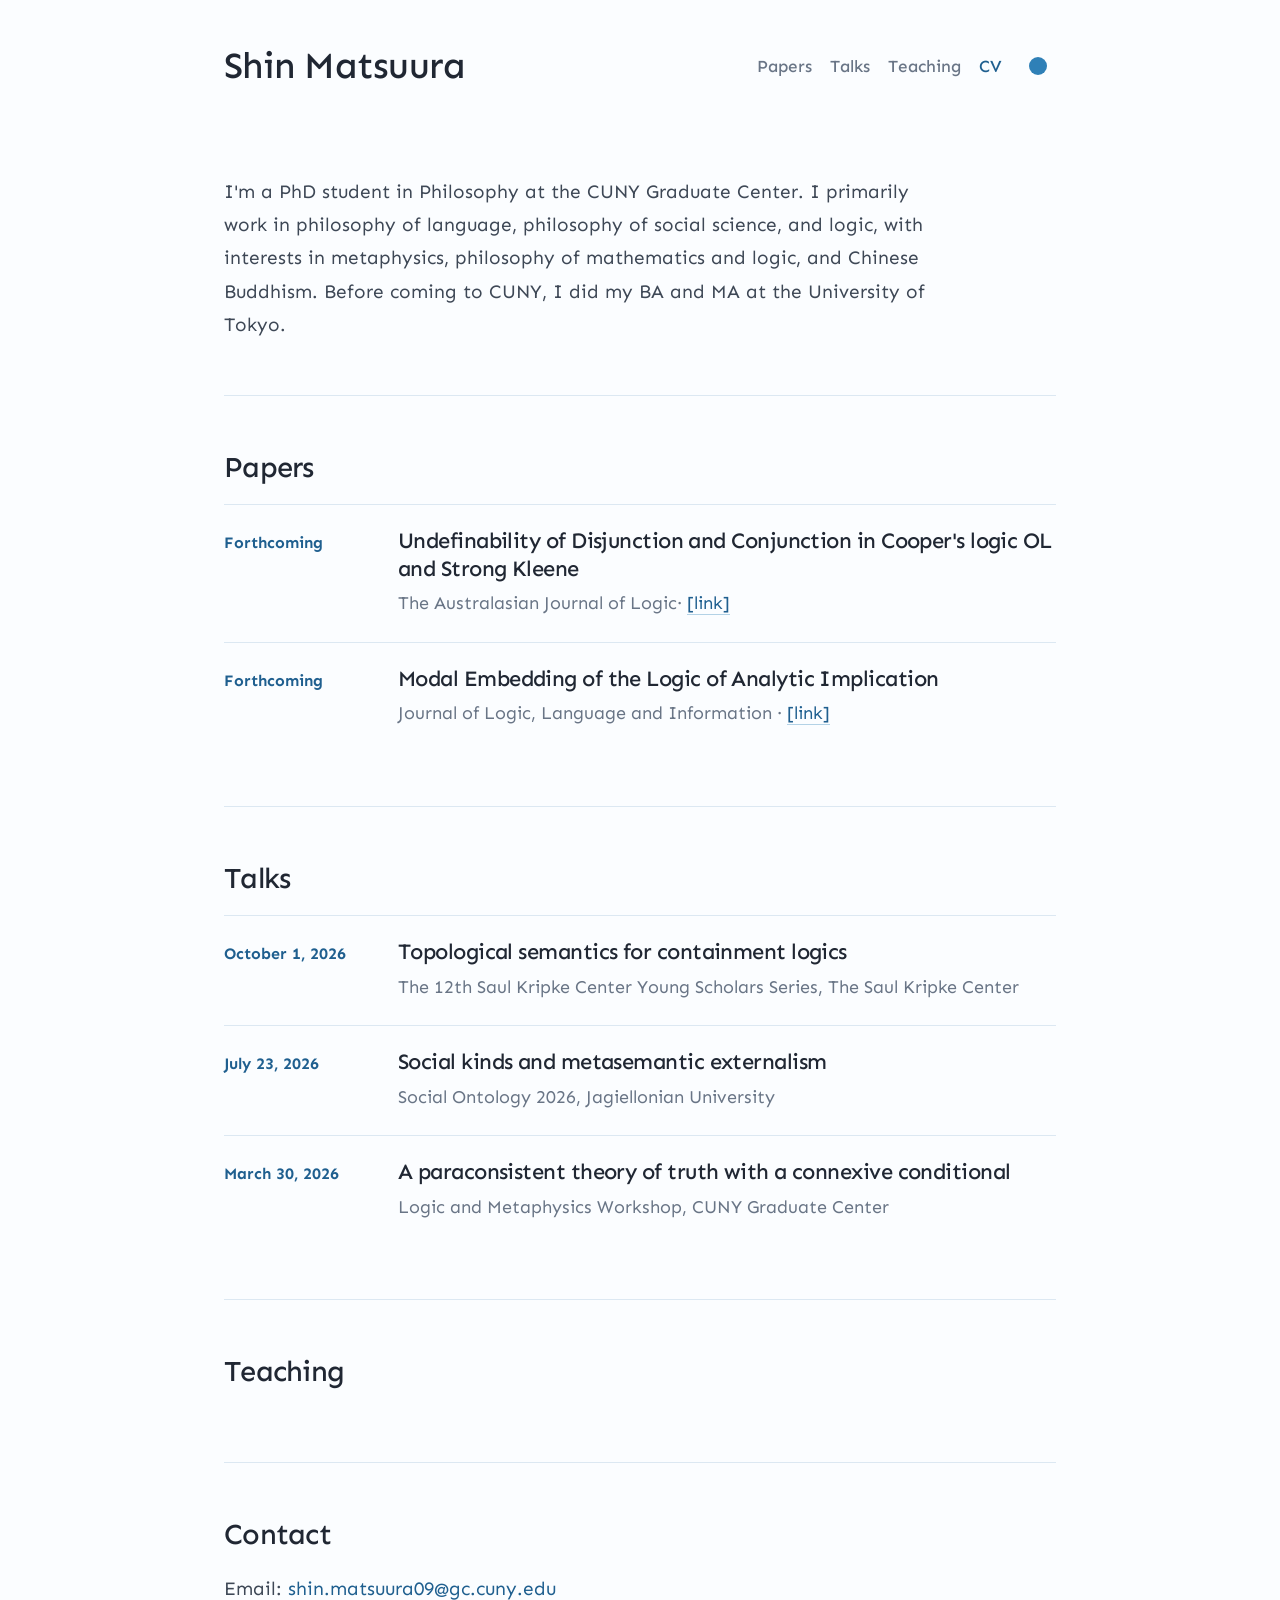
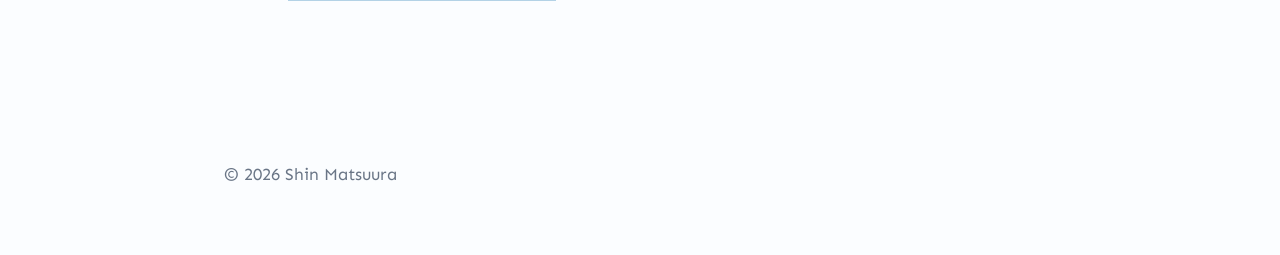
<file: index.html>
<!DOCTYPE html>
<html lang="en">
<head>
  <meta charset="UTF-8" />
  <meta name="viewport" content="width=device-width, initial-scale=1.0" />
  <title>Shin Matsuura</title>
  <meta name="description" content="Academic homepage of Shin Matsuura" />
  <link rel="preconnect" href="https://fonts.googleapis.com">
  <link rel="preconnect" href="https://fonts.gstatic.com" crossorigin>
  <link href="https://fonts.googleapis.com/css2?family=Sen:wght@400;500;700&display=swap" rel="stylesheet">
  <link rel="stylesheet" href="style.css" />
  <style>
    /* Theme toggle: sun (light) and moon (dark) */
    .theme-toggle{
      width:36px;height:36px;border-radius:18px;border:none;display:inline-flex;align-items:center;justify-content:center;cursor:pointer;background:transparent;padding:0;
    }
    .theme-dot{width:18px;height:18px;border-radius:50%;display:block;transition:all .3s ease;box-shadow:0 0 0 4px transparent inset}
    /* Sun: white core with blue glow positioned left */
    .theme-dot.sun{background:#fff; box-shadow:0 0 12px rgba(66,133,244,0.45); transform: translateX(-4px);}
    /* Moon: black/purple core with subtle glow positioned right */
    .theme-dot.moon{background:linear-gradient(135deg,#1f0536,#2b002f); box-shadow:0 0 10px rgba(139,0,255,0.28); transform: translateX(4px);}
  </style>
  <!-- Google tag (gtag.js) -->
<script async src="https://www.googletagmanager.com/gtag/js?id=G-0DST5Q05Y1"></script>
<script>
  window.dataLayer = window.dataLayer || [];
  function gtag(){dataLayer.push(arguments);}
  gtag('js', new Date());

  gtag('config', 'G-0DST5Q05Y1');
</script>
</head>
<body data-theme="light">
  <header class="site-header">
    <a class="site-title" href="#">Shin Matsuura</a>
    <nav class="nav" aria-label="Main navigation">
      <a href="#papers">Papers</a>
      <a href="#talks">Talks</a>
      <a href="#teaching">Teaching</a>
      <a class="cv-link" href="cv.pdf">CV</a>
      <button class="theme-toggle" type="button" aria-label="Switch color theme" title="Switch color theme">
        <span class="theme-dot"></span>
      </button>
    </nav>
  </header>

  <main>
     <!-- 
    <section class="hero">
      <div class="hero-text">
        <p class="lead">
          I'm a PhD student in Philosophy at the CUNY Graduate Center.  I primarily work in philosophy of language, philosophy of social science, and logic with interests in metaphysics, and philosophy of logic and mathematics.
          
          Before coming to CUNY, I completed my BA and MA at the University of Tokyo.
        </p>
        <p class="lead">  
        
        </p>
      </div>
      <div class="portrait-wrap">
        <img class="portrait" src="profile.jpg" alt="Portrait of Shin Matsuura" />
      </div>
      -->

    </section>

     <section class="section">
        <p>
          I'm a PhD student in Philosophy at the CUNY Graduate Center.  I primarily work in philosophy of language, philosophy of social science, and logic, with interests in metaphysics, philosophy of mathematics and logic, and Chinese Buddhism.
          
          Before coming to CUNY, I did my BA and MA at the University of Tokyo.
        </p>
      </div>
      <!-- Placeholder for portrait image -->
      <!---
      <div class="portrait-wrap">
        <img class="portrait" src="profile.jpg" alt="Portrait of Shin Matsuura" />
      </div>
      -->
    </section>


    <!---
    <section id="Research" class="section">
      <h2>Research</h2>
      <p>
        My current research interests are semantics of Q-particles, social kinds, non-classical logics, and theory of truth.
        <ul>
        <li>Semantics of questions: several languages use the same particle to express questions, indefinite, and disjunction. </li>
        <li> Social kinds:  </li>
        <li> </li>
        <li> </li>
        </ul>
      </p>
    </section>
    -->
    
    <!---
    <section id="news" class="section">
      <h2>News</h2>
      <p>
        Updates on recent work, talks, and academic activities.
      </p>
    </section>
     -->

    <section id="papers" class="section">
      <h2>Papers</h2>

      <article class="paper">
        <div class="paper-year">Forthcoming</div>
        <div>
          <h3>Undefinability of Disjunction and Conjunction in Cooper's logic OL and Strong Kleene</h3>
          <p class="paper-meta">
            The Australasian Journal of Logic·
            <a href="" target="_blank" rel="noopener noreferrer">[link]</a>
          </p>
        </div>
      </article>


      <article class="paper">
        <div class="paper-year">Forthcoming</div>
        <div>
          <h3>Modal Embedding of the Logic of Analytic Implication</h3>
          <p class="paper-meta">
            Journal of Logic, Language and Information ·
            <a href="https://link.springer.com/article/10.1007/s10849-026-09470-2" target="_blank" rel="noopener noreferrer">[link]</a>
          </p>
        </div>
      </article>
    </section>

    <section id="talks" class="section">
      <h2>Talks</h2>

      <article class="paper">
        <div class="paper-year">October 1, 2026</div>
        <div>
          <h3>Topological semantics for containment logics</h3>
          <p class="paper-meta">The 12th Saul Kripke Center Young Scholars Series, The Saul Kripke Center
          </p>
        </div>
      </article>

      <article class="paper">
        <div class="paper-year">July 23, 2026</div>
        <div>
          <h3>Social kinds and metasemantic externalism</h3>
          <p class="paper-meta">Social Ontology 2026, Jagiellonian University
          </p>
        </div>
      </article>


      <article class="paper">
        <div class="paper-year">March 30, 2026</div>
        <div>
          <h3>A paraconsistent theory of truth with a connexive conditional</h3>
          <p class="paper-meta">Logic and Metaphysics Workshop, CUNY Graduate Center
          </p>
        </div>
      </article>
    </section>

    <section id="teaching" class="section">
      <h2>Teaching</h2>
      <p>
        
      </p>
    </section>

    <section id="contact" class="section contact-section">
      <h2>Contact</h2>
      <p>
        Email: <a href="mailto:shin.matsuura09@gc.cuny.edu">shin.matsuura09@gc.cuny.edu</a><br />
      </p>
    </section>
  </main>

  <footer>
    <p>© <span id="year"></span> Shin Matsuura</p>
  </footer>

  <script>
    const themes = ["light", "dark"];
    const savedTheme = localStorage.getItem("site-theme");
    const body = document.body;
    const button = document.querySelector(".theme-toggle");

    function applyTheme(theme) {
      body.dataset.theme = theme;
      localStorage.setItem("site-theme", theme);
    }

    applyTheme(themes.includes(savedTheme) ? savedTheme : "light");

    button.addEventListener("click", () => {
      const current = body.dataset.theme || "light";
      const next = current === "light" ? "dark" : "light";
      applyTheme(next);
    });

    document.getElementById("year").textContent = new Date().getFullYear();
  </script>
</body>
</html>
</file>
<file: style.css>
@import url('https://fonts.googleapis.com/css2?family=Sen:wght@400;500;700&display=swap');

:root {
  --bg: #fbfdff;
  --text: #202733;
  --muted: #697586;
  --accent: #2f80b7;
  --accent-dark: #1f5f8f;
  --accent-rgb: 47, 128, 183;
  --line: #dce8f2;
  --soft: #eef6fc;
  --surface: rgba(255, 255, 255, 0.78);
  --body-text: #3e4856;
  --shadow: rgba(31, 41, 55, 0.13);
  --max: 880px;
}

body[data-theme="dark"] {
  --bg: #0f0d14;
  --text: #f1edf8;
  --muted: #aaa0b7;
  --accent: #b38cff;
  --accent-dark: #d2bdff;
  --accent-rgb: 179, 140, 255;
  --line: #2c2438;
  --soft: #1b1624;
  --surface: rgba(25, 20, 33, 0.82);
  --body-text: #d5cede;
  --shadow: rgba(0, 0, 0, 0.38);
}

* { box-sizing: border-box; }

html { scroll-behavior: smooth; }

body {
  margin: 0;
  background: var(--bg);
  color: var(--text);
  font-family: "Sen", system-ui, -apple-system, BlinkMacSystemFont, "Segoe UI", sans-serif;
  font-size: 19px;
  line-height: 1.75;
  font-weight: 400;
  transition: background 180ms ease, color 180ms ease;
}

body::before {
  content: "";
  position: fixed;
  inset: 0;
  pointer-events: none;
  background: transparent;
  z-index: -1;
}

body[data-theme="dark"]::before {
  background: transparent;
}

a {
  color: var(--accent-dark);
  text-decoration: none;
  border-bottom: 1px solid rgba(var(--accent-rgb), 0.35);
  transition: color 160ms ease, border-color 160ms ease, background 160ms ease, transform 160ms ease;
}

a:hover {
  color: var(--accent);
  border-color: var(--accent);
}

.site-header {
  max-width: var(--max);
  margin: 0 auto;
  padding: 34px 24px 22px;
  display: flex;
  justify-content: space-between;
  align-items: center;
  gap: 24px;
}

.site-title {
  border: 0;
  color: var(--text);
  font-family: "Sen", system-ui, -apple-system, BlinkMacSystemFont, "Segoe UI", sans-serif;
  font-weight: 500;
  letter-spacing: -0.02em;
  font-size: 37px;
}

.nav {
  display: flex;
  align-items: center;
  gap: 18px;
  flex-wrap: wrap;
  font-size: 17px;
  font-weight: 500;
}

.nav a { border-bottom: 0; color: var(--muted); }
.nav a:hover { color: var(--accent-dark); }
.nav .cv-link { color: var(--accent-dark); }

.theme-toggle {
  display: inline-flex;
  align-items: center;
  gap: 7px;
  border: 1px solid var(--line);
  border-radius: 999px;
  background: var(--surface);
  color: var(--accent-dark);
  cursor: pointer;
  font: inherit;
  font-size: 16px;
  font-weight: 500;
  padding: 5px 10px;
  transition: border-color 160ms ease, transform 160ms ease, background 160ms ease;
}

.theme-toggle:hover {
  border-color: rgba(var(--accent-rgb), 0.60);
  transform: translateY(-1px);
}

.theme-dot {
  width: 11px;
  height: 11px;
  border-radius: 50%;
  background: var(--accent);
  box-shadow: 0 0 0 3px rgba(var(--accent-rgb), 0.14);
}

main {
  max-width: var(--max);
  margin: 0 auto;
  padding: 0 24px 64px;
}

.hero {
  min-height: 440px;
  display: grid;
  grid-template-columns: 1fr 210px;
  gap: 56px;
  align-items: center;
  padding: 48px 0 64px;
  border-bottom: 1px solid var(--line);
}

.eyebrow {
  margin: 0 0 12px;
  color: var(--accent-dark);
  font-size: 16px;
  font-weight: 700;
  letter-spacing: 0.12em;
  text-transform: uppercase;
}

h1, h2, h3 {
  margin: 0;
  line-height: 1.25;
  letter-spacing: -0.025em;
}

h1, h2, h3 {
  font-family: 'Sen', sans-serif;
  font-weight: 500;
}

h2 {
  font-size: 29px;
  font-weight: 500;
  margin-bottom: 18px;
}

h3 {
  font-size: 22px;
  font-weight: 500;
}

.lead {
  max-width: 620px;
  margin: 0;
  font-size: 23px;
  line-height: 1.75;
  color: var(--body-text);
  font-weight: 300;
}

.hero-links {
  display: flex;
  gap: 16px;
  margin-top: 28px;
  flex-wrap: wrap;
}

.hero-links a {
  display: inline-flex;
  align-items: center;
  min-height: 40px;
  padding: 8px 14px;
  border: 1px solid var(--line);
  border-radius: 999px;
  background: var(--surface);
  font-weight: 500;
  box-shadow: 0 8px 24px var(--shadow);
}

.hero-links a:hover {
  border-color: rgba(var(--accent-rgb), 0.65);
  transform: translateY(-1px);
}

.portrait-wrap { justify-self: end; }

.portrait {
  width: 210px;
  height: 210px;
  object-fit: cover;
  border-radius: 50%;
  border: 8px solid var(--surface);
  box-shadow: 0 18px 45px var(--shadow);
  background: var(--soft);
}

.section {
  padding: 54px 0;
  border-bottom: 1px solid var(--line);
}

.section p {
  max-width: 720px;
  margin: 0;
  color: var(--body-text);
}

.interests {
  display: flex;
  flex-wrap: wrap;
  gap: 10px;
  margin-top: 24px;
}

.interests span {
  padding: 7px 11px;
  border-radius: 999px;
  background: var(--soft);
  color: var(--accent-dark);
  font-size: 17px;
  font-weight: 500;
}

.paper {
  display: grid;
  grid-template-columns: 150px 1fr;
  gap: 24px;
  padding: 22px 0;
  border-top: 1px solid var(--line);
}
.paper:first-of-type { margin-top: 4px; }

.paper-year {
  color: var(--accent-dark);
  font-weight: 700;
  font-size: 16px;
  padding-top: 2px;
  white-space: nowrap;
}

.paper-meta {
  margin-top: 6px !important;
  color: var(--muted) !important;
  font-size: 18px;
}

.clean-list {
  margin: 20px 0 0;
  padding-left: 20px;
  color: var(--body-text);
}

.contact-section { border-bottom: 0; }

footer {
  max-width: var(--max);
  margin: 0 auto;
  padding: 20px 24px 48px;
  color: var(--muted);
  font-size: 17px;
}

@media (max-width: 760px) {
  .site-header {
    align-items: flex-start;
    flex-direction: column;
  }

  .nav { gap: 14px; }

  .hero {
    grid-template-columns: 1fr;
    gap: 32px;
    padding-top: 28px;
  }

  .portrait-wrap {
    justify-self: start;
    order: -1;
  }

  .portrait {
    width: 150px;
    height: 150px;
  }

  .paper {
    grid-template-columns: 1fr;
    gap: 6px;
  }
}
</file>
